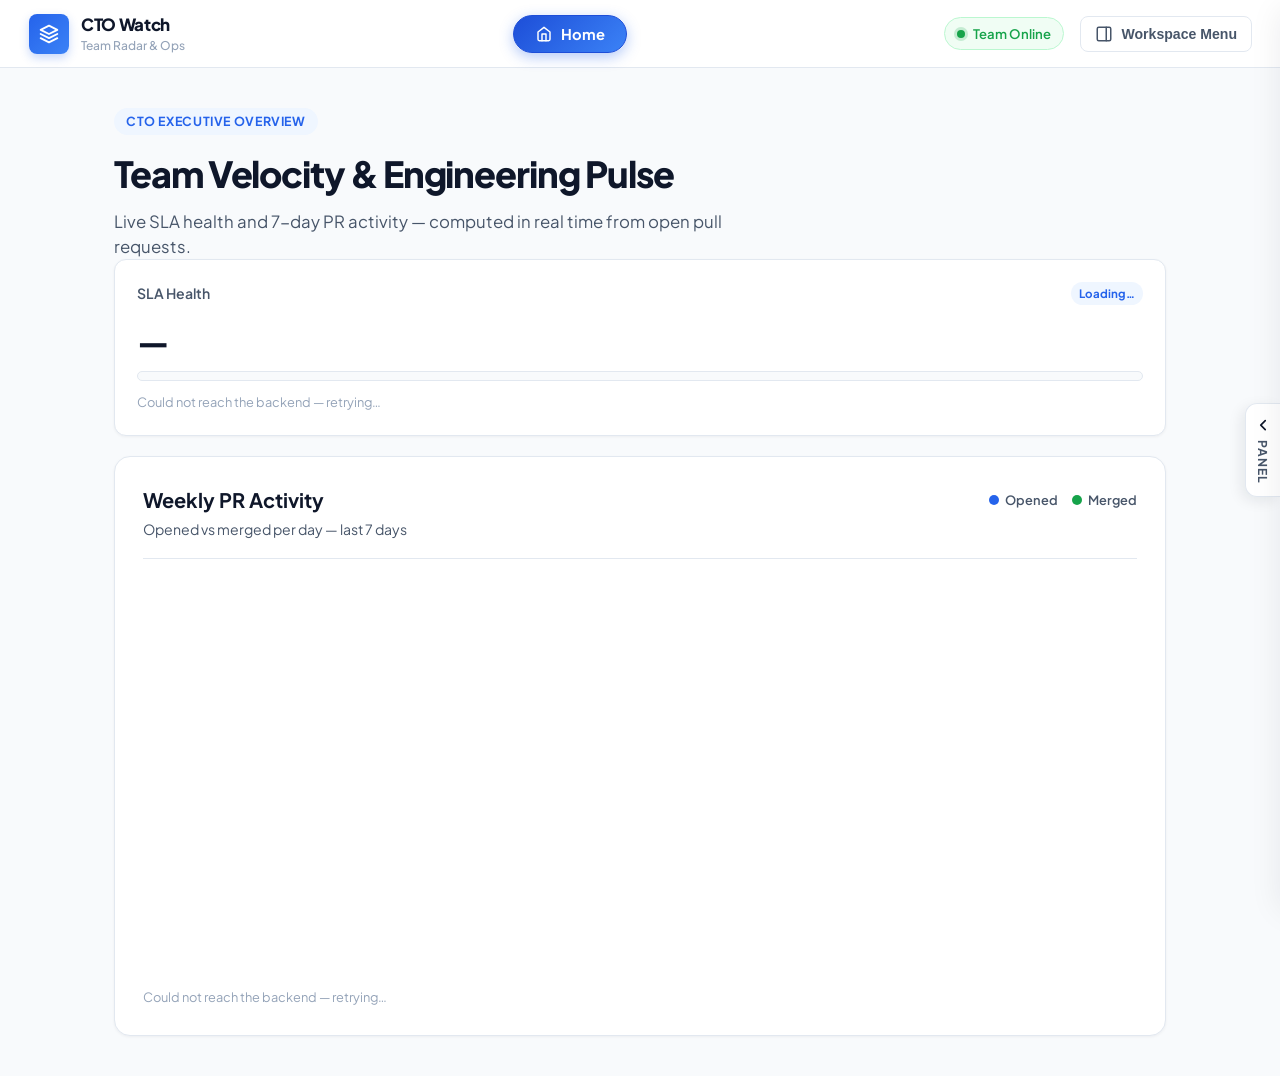
<file: web/index.html>
<!DOCTYPE html>
<html lang="en">

<head>
  <meta charset="UTF-8">
  <meta name="viewport" content="width=device-width, initial-scale=1.0">
  <title>CTO Watch | Engineering Leadership Hub</title>
  <link rel="preconnect" href="https://fonts.googleapis.com">
  <link rel="preconnect" href="https://fonts.gstatic.com" crossorigin>
  <link href="https://fonts.googleapis.com/css2?family=Plus+Jakarta+Sans:wght@400;500;600;700;800&display=swap"
    rel="stylesheet">
  <link rel="stylesheet" href="style.css?v=4">
</head>

<body>
  <div class="app-layout">
    <header class="topbar">
      <div class="brand" id="brandBtn" role="button" tabindex="0" title="Go to Home" style="cursor: pointer;">
        <div class="brand-badge">
          <svg width="20" height="20" viewBox="0 0 24 24" fill="none" stroke="currentColor" stroke-width="2.2"
            stroke-linecap="round" stroke-linejoin="round">
            <path d="M12 2L2 7l10 5 10-5-10-5zM2 17l10 5 10-5M2 12l10 5 10-5" />
          </svg>
        </div>
        <div class="brand-text">
          <span class="brand-title">CTO Watch</span>
          <span class="brand-sub">Team Radar & Ops</span>
        </div>
      </div>

      <!-- Center: Home shortcut -->
      <div class="active-view-container">
        <button id="homeNavBtn" class="home-nav-btn" title="Go to Home">
          <svg width="16" height="16" viewBox="0 0 24 24" fill="none" stroke="currentColor" stroke-width="2.2"
            stroke-linecap="round" stroke-linejoin="round">
            <path d="M3 9l9-7 9 7v11a2 2 0 0 1-2 2H5a2 2 0 0 1-2-2z" />
            <polyline points="9 22 9 12 15 12 15 22" />
          </svg>
          <span>Home</span>
        </button>
      </div>

      <div class="top-actions">
        <div class="status-indicator">
          <span class="status-dot"></span>
          <span>Team Online</span>
        </div>
        <button id="toggleDrawerBtn" class="drawer-trigger-btn" aria-label="Open Workspace Menu">
          <svg width="18" height="18" viewBox="0 0 24 24" fill="none" stroke="currentColor" stroke-width="2"
            stroke-linecap="round" stroke-linejoin="round">
            <rect x="3" y="3" width="18" height="18" rx="2" ry="2" />
            <line x1="15" y1="3" x2="15" y2="21" />
          </svg>
          <span>Workspace Menu</span>
        </button>
      </div>
    </header>

    <main class="main-content">
      <!-- Home -->
      <section id="homeView" class="view-section active">
        <div class="hero-header">
          <span class="badge-pill">CTO Executive Overview</span>
          <h1>Team Velocity & Engineering Pulse</h1>
          <p class="hero-description">
            Live SLA health and 7-day PR activity — computed in real time from open pull requests.
          </p>
        </div>

        <div class="metrics-grid">
          <div class="metric-card sla-card">
            <div class="metric-top">
              <span class="metric-label">SLA Health</span>
              <span id="slaChip" class="metric-chip neutral">Loading…</span>
            </div>
            <div id="slaValue" class="metric-value">—</div>
            <div class="sla-bar" role="progressbar" aria-label="Share of open PRs within SLA">
              <div id="slaBarFill" class="sla-bar-fill" style="width: 0%"></div>
            </div>
            <div id="slaFoot" class="metric-foot">Loading live PR data…</div>
          </div>
        </div>

        <div class="chart-card">
          <div class="chart-header">
            <div>
              <h3>Weekly PR Activity</h3>
              <p>Opened vs merged per day — last 7 days</p>
            </div>
            <div class="chart-legend">
              <span class="legend-item"><span class="legend-dot opened"></span>Opened</span>
              <span class="legend-item"><span class="legend-dot merged"></span>Merged</span>
            </div>
          </div>
          <div id="homeChartWrap" class="chart-wrap">
            <svg id="homeChart" viewBox="0 0 680 280" preserveAspectRatio="xMidYMid meet" role="img"
              aria-label="Line chart of opened and merged pull requests per day over the last 7 days"></svg>
            <div id="homeChartEmpty" class="chart-empty" style="display: none;">
              No PR activity in the last 7 days.
            </div>
          </div>
          <div id="homeChartFoot" class="metric-foot">Loading…</div>
        </div>
      </section>

      <!-- Pull Requests -->
      <section id="prsView" class="view-section">
        <div class="table-view-header">
          <div>
            <div class="badge-pill">Automated PR Intelligence</div>
            <h2>Pull Requests Directory</h2>
            <p class="table-view-sub">Track team submissions, code changes, and executive AI summaries in real-time.</p>
          </div>
          <button id="refreshTableBtn" class="btn-refresh-table" title="Sync from GitHub">
            <svg width="15" height="15" viewBox="0 0 24 24" fill="none" stroke="currentColor" stroke-width="2.2"
              stroke-linecap="round" stroke-linejoin="round">
              <path d="M21.5 2v6h-6M21.34 15.57a10 10 0 1 1-.57-8.38l5.67-5.19" />
            </svg>
            <span>Refresh PRs</span>
          </button>
        </div>

        <div class="pr-filter-bar" id="prFilterBar">
          <button class="filter-btn active" data-filter="all">All</button>
          <button class="filter-btn" data-filter="open">Open</button>
          <button class="filter-btn" data-filter="merged">Merged</button>
          <button class="filter-btn" data-filter="closed">Closed</button>
        </div>

        <div class="table-card">
          <div class="table-responsive">
            <table class="prs-table">
              <thead>
                <tr>
                  <th style="width: 4%;">#</th>
                  <th style="width: 8%;">ID</th>
                  <th style="width: 15%;">Author</th>
                  <th style="width: 13%;">Created</th>
                  <th style="width: 32%;">Summary</th>
                  <th style="width: 9%;">State</th>
                  <th style="width: 9%;">Score</th>
                  <th style="width: 10%;">PR Details</th>
                </tr>
              </thead>
              <tbody id="prsTableBody">
              </tbody>
            </table>
          </div>

          <div id="tableEmptyState" class="table-empty-state">
            <div class="empty-icon-wrap">
              <svg width="32" height="32" viewBox="0 0 24 24" fill="none" stroke="currentColor" stroke-width="1.8"
                stroke-linecap="round" stroke-linejoin="round">
                <circle cx="18" cy="18" r="3" />
                <circle cx="6" cy="6" r="3" />
                <path d="M13 6h3a2 2 0 0 1 2 2v7" />
                <line x1="6" y1="9" x2="6" y2="21" />
              </svg>
            </div>
            <h4>No PRs Detected Yet</h4>
            <p>Pull requests will automatically populate here with full AI summaries once submitted on GitHub.</p>
          </div>
        </div>
      </section>

      <!-- Overdue -->
      <section id="staleView" class="view-section">
        <div class="table-view-header">
          <div>
            <div class="badge-pill" style="background: #fef2f2; color: #dc2626; border-color: #fecaca;">
              ⚠️ SLA Alert
            </div>
            <h2>Overdue Pull Requests</h2>
            <p class="table-view-sub">
              Open pull requests remaining active beyond the SLA threshold (<span class="stale-threshold-num">5</span>
              days).
            </p>
          </div>
          <button id="refreshStaleBtn" class="btn-refresh-table" title="Sync from GitHub">
            <svg width="15" height="15" viewBox="0 0 24 24" fill="none" stroke="currentColor" stroke-width="2.2"
              stroke-linecap="round" stroke-linejoin="round">
              <path d="M21.5 2v6h-6M21.34 15.57a10 10 0 1 1-.57-8.38l5.67-5.19" />
            </svg>
            <span>Refresh</span>
          </button>
        </div>

        <div class="table-card" style="border-color: #fecaca;">
          <div class="table-responsive">
            <table class="prs-table">
              <thead>
                <tr>
                  <th style="width: 4%;">#</th>
                  <th style="width: 16%;">Author</th>
                  <th style="width: 24%;">PR Details</th>
                  <th style="width: 32%;">Summary</th>
                  <th style="width: 12%;">Created</th>
                  <th style="width: 12%;">Overdue Duration</th>
                </tr>
              </thead>
              <tbody id="staleTableBody">
              </tbody>
            </table>
          </div>

          <div id="staleEmptyState" class="table-empty-state" style="display: flex;">
            <div class="empty-icon-wrap" style="background: #f0fdf4; border-color: #bbf7d0;">
              <svg width="32" height="32" viewBox="0 0 24 24" fill="none" stroke="#16a34a" stroke-width="1.8"
                stroke-linecap="round" stroke-linejoin="round">
                <circle cx="12" cy="12" r="10" />
                <polyline points="12 6 12 12 16 14" />
              </svg>
            </div>
            <h4 style="color: #166534;">No Overdue PRs</h4>
            <p>All active pull requests are within the configured SLA delivery window.</p>
          </div>
        </div>
      </section>

      <!-- Dashboard -->
      <section id="dashboardView" class="view-section">
        <div class="table-view-header">
          <div>
            <div class="badge-pill">CTO Team Analytics</div>
            <h2>Engineer Impact & Output Dashboard</h2>
            <p class="table-view-sub">Ranked by code & architectural impact rather than raw commit quantity.</p>
          </div>
        </div>

        <!-- Timeframe Filter Tabs -->
        <div class="timeframe-bar">
          <span class="timeframe-label">Time Window:</span>
          <div class="timeframe-buttons">
            <button class="timeframe-btn" data-days="1">Today</button>
            <button class="timeframe-btn" data-days="7">7 Days</button>
            <button class="timeframe-btn" data-days="14">14 Days</button>
            <button class="timeframe-btn active" data-days="30">30 Days</button>
            <button class="timeframe-btn" data-days="90">3 Months</button>
            <button class="timeframe-btn" data-days="180">6 Months</button>
            <button class="timeframe-btn" data-days="270">9 Months</button>
            <button class="timeframe-btn" data-days="365">1 Year</button>
          </div>
        </div>

        <!-- Metrics Overview Cards -->
        <div class="dashboard-metrics-grid">
          <div class="metric-card">
            <div class="metric-top">
              <span class="metric-label">Total Pull Requests</span>
              <span id="dashTimeframeBadge" class="metric-chip neutral">Last 30 Days</span>
            </div>
            <div id="dashTotalPrs" class="metric-value">0</div>
            <div class="metric-foot">Within selected window</div>
          </div>

          <div class="metric-card">
            <div class="metric-top">
              <span class="metric-label">Active Contributors</span>
              <span class="metric-chip positive">Engineers</span>
            </div>
            <div id="dashTotalEngineers" class="metric-value">0</div>
            <div class="metric-foot">Authored pull requests</div>
          </div>

          <div class="metric-card">
            <div class="metric-top">
              <span class="metric-label">Top Impact Contributor</span>
              <span class="metric-chip positive">Rank #1</span>
            </div>
            <div id="dashTopContributor" class="metric-value">—</div>
            <div id="dashTopScore" class="metric-foot">Leading architectural impact</div>
          </div>
        </div>

        <!-- Leaderboard Table Card -->
        <div class="table-card" style="margin-top: 24px;">
          <div class="table-responsive">
            <table class="prs-table">
              <thead>
                <tr>
                  <th style="width: 10%;">Rank</th>
                  <th style="width: 24%;">Engineer</th>
                  <th style="width: 14%;">PRs Count</th>
                  <th style="width: 22%;">Avg Impact (1-10)</th>
                  <th style="width: 15%;">Total Impact Pts</th>
                  <th style="width: 15%;">Impact Tier</th>
                </tr>
              </thead>
              <tbody id="leaderboardTableBody">
                <!-- Dynamically populated -->
              </tbody>
            </table>
          </div>

          <div id="dashEmptyState" class="table-empty-state">
            <div class="empty-icon-wrap">
              <svg width="32" height="32" viewBox="0 0 24 24" fill="none" stroke="currentColor" stroke-width="1.8"
                stroke-linecap="round" stroke-linejoin="round">
                <line x1="18" y1="20" x2="18" y2="10" />
                <line x1="12" y1="20" x2="12" y2="4" />
                <line x1="6" y1="20" x2="6" y2="14" />
              </svg>
            </div>
            <h4>No Activity in This Timeframe</h4>
            <p>Try selecting a broader timeframe (e.g., 3 Months, 6 Months, or 1 Year).</p>
          </div>
        </div>
      </section>

      <!-- Chat -->
      <section id="chatView" class="view-section">
        <div class="table-view-header">
          <div>
            <div class="badge-pill">Engineering Intelligence</div>
            <h2>CTO AI Copilot</h2>
            <p class="table-view-sub">Ask questions about pull requests, team velocity, and metrics.</p>
          </div>
        </div>

        <div class="chat-container-card">
          <!-- Left: Sessions Sidebar -->
          <div class="chat-sessions-sidebar">
            <div class="chat-sessions-header">
              <span class="chat-sessions-title">Conversations</span>
              <button id="btnNewChat" class="btn-new-chat" title="Create new session">
                <svg width="14" height="14" viewBox="0 0 24 24" fill="none" stroke="currentColor" stroke-width="2.5">
                  <line x1="12" y1="5" x2="12" y2="19" />
                  <line x1="5" y1="12" x2="19" y2="12" />
                </svg>
                <span>New Chat</span>
              </button>
            </div>
            <div id="chatSessionsList" class="chat-sessions-list">
              <!-- Dynamically populated sessions -->
            </div>
          </div>

          <!-- Right: Active Chat Area -->
          <div class="chat-main-area">
            <div class="chat-active-header">
              <div class="chat-header-info">
                <div class="chat-bot-avatar">🤖</div>
                <div>
                  <h4 id="activeChatTitle">New Conversation</h4>
                  <span class="chat-header-meta">Engineering Leadership & Repository Assistant</span>
                </div>
              </div>
            </div>

            <!-- Messages Stream -->
            <div id="chatMessagesContainer" class="chat-messages-container">
              <!-- Dynamically populated messages -->
            </div>

            <!-- Typing Indicator -->
            <div id="chatTypingIndicator" class="chat-typing-indicator" style="display: none;">
              <div class="typing-bubble">
                <span class="dot"></span>
                <span class="dot"></span>
                <span class="dot"></span>
              </div>
              <span class="typing-label">Querying database & generating response...</span>
            </div>

            <!-- Input Bar -->
            <form id="chatInputForm" class="chat-input-form">
              <textarea id="chatInput" class="chat-input" dir="auto"
                placeholder="Ask anything about pull requests, contributors, impact scores..." rows="1"></textarea>
              <button type="submit" id="chatSendBtn" class="chat-send-btn" title="Send message">
                <svg width="18" height="18" viewBox="0 0 24 24" fill="none" stroke="currentColor" stroke-width="2.2">
                  <line x1="22" y1="2" x2="11" y2="13" />
                  <polygon points="22 2 15 22 11 13 2 9 22 2" />
                </svg>
              </button>
            </form>
          </div>
        </div>
      </section>

      <!-- Reports -->
      <section id="reportsView" class="view-section">
        <div class="table-view-header">
          <div>
            <div class="badge-pill">📄 Scheduled Daily Reports</div>
            <h2>Daily CTO Reports</h2>
            <p class="table-view-sub">Auto-generated every day at 08:00 (Africa/Cairo) — 24h metrics + AI executive
              analysis.</p>
          </div>
          <button id="refreshReportsBtn" class="btn-refresh-table" title="Reload reports">
            <svg width="15" height="15" viewBox="0 0 24 24" fill="none" stroke="currentColor" stroke-width="2.2"
              stroke-linecap="round" stroke-linejoin="round">
              <path d="M21.5 2v6h-6M21.34 15.57a10 10 0 1 1-.57-8.38l5.67-5.19" />
            </svg>
            <span>Refresh</span>
          </button>
        </div>

        <div class="table-card">
          <div class="table-responsive">
            <table class="prs-table">
              <thead>
                <tr>
                  <th style="width: 30%;">Report</th>
                  <th style="width: 18%;">Date &amp; Time</th>
                  <th style="width: 10%;">Opened</th>
                  <th style="width: 10%;">Merged</th>
                  <th style="width: 10%;">Overdue</th>
                  <th style="width: 22%;">PDF</th>
                </tr>
              </thead>
              <tbody id="reportsTableBody">
                <!-- Dynamically populated -->
              </tbody>
            </table>
          </div>
          <div id="reportsEmptyState" class="table-empty-state" style="display: flex; padding: 28px 16px;">
            <div class="empty-icon-wrap">
              <svg width="28" height="28" viewBox="0 0 24 24" fill="none" stroke="currentColor" stroke-width="1.8"
                stroke-linecap="round" stroke-linejoin="round">
                <path d="M14 2H6a2 2 0 0 0-2 2v16a2 2 0 0 0 2 2h12a2 2 0 0 0 2-2V8z" />
                <polyline points="14 2 14 8 20 8" />
              </svg>
            </div>
            <h4>No Daily Reports Yet</h4>
            <p>Reports generate automatically every morning at 08:00 (Africa/Cairo).</p>
          </div>
        </div>
      </section>

      <!-- EMAIL TRIAGE VIEW (below Daily Reports) -->
      <section id="emailsView" class="view-section">
        <div class="table-view-header">
          <div>
            <div class="badge-pill">📧 Inbox Triage</div>
            <h2>Emails</h2>
          </div>
          <button id="syncEmailsBtn" class="btn-refresh-table" title="Sync inbox now">
            <svg width="15" height="15" viewBox="0 0 24 24" fill="none" stroke="currentColor" stroke-width="2.2"
              stroke-linecap="round" stroke-linejoin="round">
              <path d="M21.5 2v6h-6M21.34 15.57a10 10 0 1 1-.57-8.38l5.67-5.19" />
            </svg>
            <span>Sync Inbox</span>
          </button>
        </div>

        <div class="table-card">
          <div class="table-responsive">
            <table class="prs-table">
              <thead>
                <tr>
                  <th style="width: 16%;">From</th>
                  <th style="width: 20%;">Subject</th>
                  <th style="width: 12%;">Date</th>
                  <th style="width: 28%;">Summary</th>
                  <th style="width: 7%;">Score</th>
                  <th style="width: 10%;">Urgency</th>
                  <th style="width: 7%;"></th>
                </tr>
              </thead>
              <tbody id="emailsTableBody">
                <!-- Dynamically populated -->
              </tbody>
            </table>
          </div>
          <div id="emailsEmptyState" class="table-empty-state" style="display: flex; padding: 28px 16px;">
            <div class="empty-icon-wrap">
              <svg width="28" height="28" viewBox="0 0 24 24" fill="none" stroke="currentColor" stroke-width="1.8"
                stroke-linecap="round" stroke-linejoin="round">
                <rect x="2" y="4" width="20" height="16" rx="2" />
                <path d="m22 7-10 6L2 7" />
              </svg>
            </div>
            <h4>No Emails Yet</h4>
            <p>Configure EMAIL_* in .env, then press Sync Inbox (auto-poll runs on schedule).</p>
          </div>
        </div>
      </section>

      <!-- Eval Lab -->
      <section id="evalView" class="view-section">
        <div class="table-view-header">
          <div>
            <div class="badge-pill">🧪 Torture Tests + MLflow</div>
            <h2>Eval Lab</h2>
            <p class="table-view-sub">Run the full hallucination torture suite in the background. Results land in MLflow.</p>
          </div>
          <button id="runEvalBtn" class="btn-refresh-table" title="Run full eval">
            <svg width="15" height="15" viewBox="0 0 24 24" fill="none" stroke="currentColor" stroke-width="2.2"
              stroke-linecap="round" stroke-linejoin="round">
              <polygon points="5 3 19 12 5 21 5 3" />
            </svg>
            <span>Run Full Eval</span>
          </button>
        </div>

        <div class="table-card" style="padding: 22px 24px;">
          <div style="display: flex; gap: 18px; flex-wrap: wrap; align-items: center; margin-bottom: 14px;">
            <label style="display: flex; gap: 8px; align-items: center; font-size: 0.85rem; font-weight: 600;">
              <input type="checkbox" id="evalJudgeToggle" checked style="width: 16px; height: 16px;">
              LLM-as-a-Judge gate ON
            </label>
            <label style="display: flex; gap: 8px; align-items: center; font-size: 0.85rem; font-weight: 600;">
              <input type="checkbox" id="evalSSEToggle" style="width: 16px; height: 16px;">
              SSE streaming
              <span id="evalSSEState" class="table-date-cell">OFF</span>
            </label>
            <label style="display: flex; gap: 8px; align-items: center; font-size: 0.85rem; font-weight: 600;">
              Max questions
              <input type="number" id="evalMaxQ" min="1" max="500" placeholder="all"
                style="width: 90px; padding: 6px 10px; border: 1px solid var(--border-color); border-radius: 8px;">
            </label>
            <span style="font-size: 0.8rem; color: var(--text-muted);">Compare judge ON vs OFF with two runs side by side in MLflow. Rule of thumb: Avg TTFT ≈ Avg latency → SSE barely helps; wide gap → turn SSE on.</span>
          </div>
          <div id="evalStatusLine" class="metric-foot">Idle — press Run Full Eval (≈120 questions, runs in background).</div>
          <div id="evalProgressWrap" style="display: none; margin-top: 12px;">
            <div style="display: flex; justify-content: space-between; align-items: baseline; margin-bottom: 6px;">
              <span id="evalProgressText" class="metric-foot" dir="rtl" style="font-weight: 700;">0 من 0</span>
              <span id="evalProgressPct" class="metric-foot">0%</span>
            </div>
            <div class="sla-bar" role="progressbar" aria-label="Eval progress">
              <div id="evalProgressFill" class="sla-bar-fill" style="width: 0%"></div>
            </div>
          </div>
          <div id="evalSummaryGrid" class="metrics-grid" style="margin-top: 14px; display: none;"></div>
        </div>

        <div class="table-card" style="margin-top: 20px;">
          <div class="table-responsive">
            <table class="prs-table">
              <thead>
                <tr>
                  <th style="width: 21%;">Run</th>
                  <th style="width: 9%;">Status</th>
                  <th style="width: 5%;" title="Number of questions in this run">Qs</th>
                  <th style="width: 8%;" title="Share of replies that were exactly right (PASS verdict)">Correct</th>
                  <th style="width: 8%;" title="True hallucination: failed AND ungrounded (invented data)">Halluc.</th>
                  <th style="width: 8%;">Faithful.</th>
                  <th style="width: 8%;" title="Mean end-to-end seconds per question">Avg lat.</th>
                  <th style="width: 7%;" title="95th percentile end-to-end seconds per question">p95</th>
                  <th style="width: 8%;" title="Mean time-to-first-token — compare with Avg lat. to decide on SSE">Avg TTFT</th>
                  <th style="width: 5%;" title="SSE streaming flag when this run executed">SSE</th>
                  <th style="width: 7%;">Judge</th>
                  <th style="width: 6%;"></th>
                </tr>
              </thead>
              <tbody id="evalRunsTableBody">
              </tbody>
            </table>
          </div>
          <div id="evalRunsEmptyState" class="table-empty-state" style="display: flex; padding: 28px 16px;">
            <div class="empty-icon-wrap">
              <svg width="28" height="28" viewBox="0 0 24 24" fill="none" stroke="currentColor" stroke-width="1.8"
                stroke-linecap="round" stroke-linejoin="round">
                <path d="M9 3H5a2 2 0 0 0-2 2v4m6-6h10a2 2 0 0 1 2 2v4M9 3v18m0 0h10a2 2 0 0 0 2-2v-4" />
                <path d="m17 16 4 4m0-4-4 4" />
              </svg>
            </div>
            <h4>No Eval Runs Yet</h4>
            <p>Press Run Full Eval. Open MLflow UI (<code>mlflow ui</code>) for side-by-side comparison.</p>
          </div>
        </div>
      </section>

      <!-- Voice -->
      <section id="voiceView" class="view-section">
        <div class="table-view-header">
          <div>
            <div class="badge-pill">🎙️ Deepgram Live Voice Agent</div>
            <h2>CTO Voice Copilot</h2>
            <p class="table-view-sub">
              Hands-free engineering management intelligence. Converse naturally or query real-time PR metrics, team velocity, and overdue alerts.
            </p>
          </div>
        </div>

        <div class="voice-call-card">
          <!-- Voice Visualizer Stage -->
          <div class="voice-visualizer-stage">
            <div class="orb-ripple orb-ripple-1"></div>
            <div class="orb-ripple orb-ripple-2"></div>
            <div id="voiceOrb" class="voice-orb idle">
              <svg width="48" height="48" viewBox="0 0 24 24" fill="none" stroke="currentColor" stroke-width="2" stroke-linecap="round" stroke-linejoin="round">
                <path d="M12 1a3 3 0 0 0-3 3v8a3 3 0 0 0 6 0V4a3 3 0 0 0-3-3z"/>
                <path d="M19 10v2a7 7 0 0 1-14 0v-2"/>
                <line x1="12" y1="19" x2="12" y2="23"/>
                <line x1="8" y1="23" x2="16" y2="23"/>
              </svg>
            </div>
          </div>

          <!-- Live Status Indicator -->
          <div id="voiceStatusPill" class="voice-status-pill idle">
            <span class="status-dot"></span>
            <span id="voiceStatusText">Ready to Connect</span>
          </div>

          <!-- Realtime MySQL Query Activity Badge -->
          <div id="voiceDbQueryBadge" class="voice-db-query-badge" style="display: none;">
            <span>🔍 Querying MySQL:</span>
            <code id="voiceDbQueryText">SELECT ...</code>
          </div>

          <!-- Controls -->
          <div class="voice-controls-bar">
            <button id="btnVoiceToggle" class="btn-voice-call">
              <svg width="20" height="20" viewBox="0 0 24 24" fill="none" stroke="currentColor" stroke-width="2.2" stroke-linecap="round" stroke-linejoin="round">
                <path d="M22 16.92v3a2 2 0 0 1-2.18 2 19.79 19.79 0 0 1-8.63-3.07 19.5 19.5 0 0 1-6-6 19.79 19.79 0 0 1-3.07-8.67A2 2 0 0 1 4.11 2h3a2 2 0 0 1 2 1.72 12.84 12.84 0 0 0 .7 2.81 2 2 0 0 1-.45 2.11L8.09 9.91a16 16 0 0 0 6 6l1.27-1.27a2 2 0 0 1 2.11-.45 12.84 12.84 0 0 0 2.81.7A2 2 0 0 1 22 16.92z"/>
              </svg>
              <span id="voiceBtnLabel">Start Voice Call</span>
            </button>
            <button id="btnVoiceMute" class="btn-voice-mute" disabled title="Mute microphone">
              <svg width="20" height="20" viewBox="0 0 24 24" fill="none" stroke="currentColor" stroke-width="2" stroke-linecap="round" stroke-linejoin="round">
                <path d="M12 1a3 3 0 0 0-3 3v8a3 3 0 0 0 6 0V4a3 3 0 0 0-3-3z"/>
                <path d="M19 10v2a7 7 0 0 1-14 0v-2"/>
                <line x1="12" y1="19" x2="12" y2="23"/>
                <line x1="8" y1="23" x2="16" y2="23"/>
              </svg>
            </button>
          </div>

          <!-- Transcript Log -->
          <div class="voice-transcript-wrapper">
            <div class="voice-transcript-header">
              <span>Live Conversation Transcript</span>
              <span id="voiceInterruptionNotice" style="display: none; color: #dc2626;">Barge-in Active</span>
            </div>
            <div id="voiceTranscriptBox" class="voice-transcript-box">
              <div class="voice-msg-row" style="color: var(--text-muted); font-style: italic;">
                Click "Start Voice Call" to begin speaking with CTO Copilot...
              </div>
            </div>
          </div>
        </div>
      </section>
    </main>


    <!-- Slide-out Right Edge Pull Tab -->
    <div id="sidePullHandle" class="side-pull-handle" title="Pull open side panel">
      <svg width="18" height="18" viewBox="0 0 24 24" fill="none" stroke="currentColor" stroke-width="2.2"
        stroke-linecap="round" stroke-linejoin="round">
        <polyline points="15 18 9 12 15 6"></polyline>
      </svg>
      <span>Panel</span>
    </div>

    <!-- Right Drawer Overlay & Sidebar -->
    <div id="drawerBackdrop" class="drawer-backdrop"></div>
    <aside id="sideDrawer" class="side-drawer" aria-label="Right panel">
      <div class="drawer-header">
        <div class="drawer-title-group">
          <svg width="18" height="18" viewBox="0 0 24 24" fill="none" stroke="currentColor" stroke-width="2"
            stroke-linecap="round" stroke-linejoin="round">
            <rect x="3" y="3" width="18" height="18" rx="2" ry="2" />
            <line x1="9" y1="3" x2="9" y2="21" />
          </svg>
          <h3>Workspace Menu</h3>
        </div>
        <button id="closeDrawerBtn" class="icon-btn" aria-label="Close panel">
          <svg width="20" height="20" viewBox="0 0 24 24" fill="none" stroke="currentColor" stroke-width="2"
            stroke-linecap="round" stroke-linejoin="round">
            <line x1="18" y1="6" x2="6" y2="18" />
            <line x1="6" y1="6" x2="18" y2="18" />
          </svg>
        </button>
      </div>

      <div class="drawer-nav">
        <button class="drawer-tab active" id="drawerHomeBtn" data-tab="home">
          <div class="tab-label-group">
            <svg width="17" height="17" viewBox="0 0 24 24" fill="none" stroke="currentColor" stroke-width="2"
              stroke-linecap="round" stroke-linejoin="round">
              <path d="M3 9l9-7 9 7v11a2 2 0 0 1-2 2H5a2 2 0 0 1-2-2z" />
              <polyline points="9 22 9 12 15 12 15 22" />
            </svg>
            <span>Home</span>
          </div>
        </button>

        <button class="drawer-tab" id="drawerPrBtn" data-tab="pr-requests" style="margin-top: 10px;">
          <div class="tab-label-group">
            <svg width="17" height="17" viewBox="0 0 24 24" fill="none" stroke="currentColor" stroke-width="2"
              stroke-linecap="round" stroke-linejoin="round">
              <circle cx="18" cy="18" r="3" />
              <circle cx="6" cy="6" r="3" />
              <path d="M13 6h3a2 2 0 0 1 2 2v7" />
              <line x1="6" y1="9" x2="6" y2="21" />
            </svg>
            <span>PR Requests</span>
          </div>
          <span id="drawerPrCount" class="count-pill">0</span>
        </button>

        <button class="drawer-tab" id="drawerDashBtn" data-tab="dashboard" style="margin-top: 10px;">
          <div class="tab-label-group">
            <svg width="17" height="17" viewBox="0 0 24 24" fill="none" stroke="currentColor" stroke-width="2"
              stroke-linecap="round" stroke-linejoin="round">
              <line x1="18" y1="20" x2="18" y2="10" />
              <line x1="12" y1="20" x2="12" y2="4" />
              <line x1="6" y1="20" x2="6" y2="14" />
            </svg>
            <span>Dashboard</span>
          </div>
        </button>

        <button class="drawer-tab" id="drawerStaleBtn" data-tab="overdue" style="margin-top: 10px;">
          <div class="tab-label-group">
            <svg width="17" height="17" viewBox="0 0 24 24" fill="none" stroke="currentColor" stroke-width="2"
              stroke-linecap="round" stroke-linejoin="round">
              <circle cx="12" cy="12" r="10" />
              <polyline points="12 6 12 12 16 14" />
            </svg>
            <span>Overdue</span>
          </div>
          <span id="drawerStaleCount" class="count-pill">0</span>
        </button>

        <button class="drawer-tab" id="drawerChatBtn" data-tab="chat" style="margin-top: 10px;">
          <div class="tab-label-group">
            <svg width="17" height="17" viewBox="0 0 24 24" fill="none" stroke="currentColor" stroke-width="2"
              stroke-linecap="round" stroke-linejoin="round">
              <path d="M21 15a2 2 0 0 1-2 2H7l-4 4V5a2 2 0 0 1 2-2h14a2 2 0 0 1 2-2z" />
            </svg>
            <span>Chatbot</span>
          </div>
        </button>

        <button class="drawer-tab" id="drawerVoiceBtn" data-tab="voice" style="margin-top: 10px;">
          <div class="tab-label-group">
            <svg width="17" height="17" viewBox="0 0 24 24" fill="none" stroke="currentColor" stroke-width="2"
              stroke-linecap="round" stroke-linejoin="round">
              <path d="M12 1a3 3 0 0 0-3 3v8a3 3 0 0 0 6 0V4a3 3 0 0 0-3-3z"/>
              <path d="M19 10v2a7 7 0 0 1-14 0v-2"/>
              <line x1="12" y1="19" x2="12" y2="23"/>
              <line x1="8" y1="23" x2="16" y2="23"/>
            </svg>
            <span>Voice Agent</span>
          </div>
          <span class="live-mic-chip">LIVE</span>
        </button>

        <button class="drawer-tab" id="drawerReportsBtn" data-tab="reports" style="margin-top: 10px;">
          <div class="tab-label-group">
            <svg width="17" height="17" viewBox="0 0 24 24" fill="none" stroke="currentColor" stroke-width="2"
              stroke-linecap="round" stroke-linejoin="round">
              <path d="M14 2H6a2 2 0 0 0-2 2v16a2 2 0 0 0 2-2V8z" />
              <polyline points="14 2 14 8 20 8" />
              <line x1="16" y1="13" x2="8" y2="13" />
              <line x1="16" y1="17" x2="8" y2="17" />
            </svg>
            <span>Daily Reports</span>
          </div>
        </button>

        <button class="drawer-tab" id="drawerEmailsBtn" data-tab="emails" style="margin-top: 10px;">
          <div class="tab-label-group">
            <svg width="17" height="17" viewBox="0 0 24 24" fill="none" stroke="currentColor" stroke-width="2"
              stroke-linecap="round" stroke-linejoin="round">
              <rect x="2" y="4" width="20" height="16" rx="2" />
              <path d="m22 7-10 6L2 7" />
            </svg>
            <span>Emails</span>
          </div>
          <span id="drawerEmailsCount" class="count-pill">0</span>
        </button>

        <button class="drawer-tab" id="drawerEvalBtn" data-tab="eval" style="margin-top: 10px;">
          <div class="tab-label-group">
            <svg width="17" height="17" viewBox="0 0 24 24" fill="none" stroke="currentColor" stroke-width="2"
              stroke-linecap="round" stroke-linejoin="round">
              <path d="M9 3H5a2 2 0 0 0-2 2v4m6-6h10a2 2 0 0 1 2 2v4M9 3v18m0 0h10a2 2 0 0 0 2-2v-4" />
              <path d="m17 16 4 4m0-4-4 4" />
            </svg>
            <span>Eval Lab</span>
          </div>
        </button>
      </div>
    </aside>
  </div>

  <script src="app.js?v=6"></script>
</body>

</html>
</file>
<file: web/style.css>
:root {
  --bg-main: #f8fafc;
  --bg-card: #ffffff;
  --bg-subtle: #f1f5f9;
  --border-color: #e2e8f0;
  --border-focus: #cbd5e1;
  --text-primary: #0f172a;
  --text-secondary: #475569;
  --text-muted: #94a3b8;
  --primary-accent: #2563eb;
  --primary-accent-hover: #1d4ed8;
  --primary-soft: #eff6ff;
  --success: #16a34a;
  --success-soft: #f0fdf4;
  --radius-sm: 8px;
  --radius-md: 12px;
  --radius-lg: 16px;
  --shadow-sm: 0 1px 3px rgba(15, 23, 42, 0.05);
  --shadow-md: 0 4px 12px rgba(15, 23, 42, 0.06);
  --shadow-lg: 0 10px 30px rgba(15, 23, 42, 0.08);
  --drawer-width: 360px;
}

* {
  margin: 0;
  padding: 0;
  box-sizing: border-box;
}

body {
  font-family: 'Plus Jakarta Sans', -apple-system, BlinkMacSystemFont, 'Segoe UI', Roboto, sans-serif;
  background-color: var(--bg-main);
  color: var(--text-primary);
  line-height: 1.5;
  min-height: 100vh;
  overflow-x: hidden;
}

.app-layout {
  min-height: 100vh;
  display: flex;
  flex-direction: column;
}

/* Topbar */
.topbar {
  background: rgba(255, 255, 255, 0.95);
  backdrop-filter: blur(8px);
  border-bottom: 1px solid var(--border-color);
  height: 68px;
  display: flex;
  align-items: center;
  justify-content: space-between;
  padding: 0 28px;
  position: sticky;
  top: 0;
  z-index: 40;
}

.brand {
  display: flex;
  align-items: center;
  gap: 12px;
  background: transparent;
  border: 1px solid transparent;
  border-radius: var(--radius-md);
  padding: 6px 10px 6px 6px;
  margin-left: -6px;
  cursor: pointer;
  font-family: inherit;
  text-align: left;
  transition: all 0.22s ease;
}

.brand:hover {
  background: var(--primary-soft);
  border-color: #bfdbfe;
  box-shadow: 0 4px 14px rgba(37, 99, 235, 0.14);
  transform: translateY(-1px);
}

.brand:focus-visible {
  outline: 2px solid var(--primary-accent);
  outline-offset: 2px;
}

.brand:hover .brand-badge {
  transform: rotate(-8deg) scale(1.06);
}

.brand-badge {
  width: 40px;
  height: 40px;
  border-radius: var(--radius-sm);
  background: linear-gradient(135deg, #2563eb 0%, #3b82f6 100%);
  color: #fff;
  display: flex;
  align-items: center;
  justify-content: center;
  box-shadow: 0 4px 10px rgba(37, 99, 235, 0.25);
  transition: transform 0.22s ease;
}

.brand-text {
  display: flex;
  flex-direction: column;
}

.brand-title {
  font-size: 1.05rem;
  font-weight: 800;
  color: var(--text-primary);
  letter-spacing: -0.02em;
}

.brand-sub {
  font-size: 0.75rem;
  color: var(--text-muted);
  font-weight: 500;
}

/* Center Home shortcut */
.active-view-container {
  display: flex;
  align-items: center;
  justify-content: center;
}

.home-nav-btn {
  display: inline-flex;
  align-items: center;
  gap: 9px;
  font-family: inherit;
  font-size: 0.92rem;
  font-weight: 700;
  letter-spacing: -0.01em;
  color: #fff;
  background: linear-gradient(135deg, #1d4ed8 0%, #3b82f6 100%);
  border: 1px solid #1d4ed8;
  padding: 9px 22px;
  border-radius: 999px;
  box-shadow: 0 4px 14px rgba(37, 99, 235, 0.35);
  cursor: pointer;
  user-select: none;
  transition: all 0.2s cubic-bezier(0.4, 0, 0.2, 1);
}

.home-nav-btn:hover {
  box-shadow: 0 6px 20px rgba(37, 99, 235, 0.45);
  transform: translateY(-1px);
  filter: brightness(1.07);
}

.home-nav-btn:active {
  transform: translateY(0);
}

.home-nav-btn:focus-visible {
  outline: 2px solid var(--primary-accent);
  outline-offset: 2px;
}

.home-nav-btn svg {
  display: block;
}

.active-view-pill {
  display: inline-flex;
  align-items: center;
  gap: 10px;
  background: var(--bg-card);
  border: 1px solid var(--border-color);
  padding: 8px 18px;
  border-radius: 999px;
  box-shadow: 0 1px 3px rgba(0, 0, 0, 0.04);
  cursor: pointer;
  user-select: none;
  font-family: inherit;
  transition: all 0.2s cubic-bezier(0.4, 0, 0.2, 1);
}

.active-view-pill:hover {
  background: var(--bg-subtle);
  border-color: var(--border-focus);
  box-shadow: 0 4px 12px rgba(37, 99, 235, 0.12);
  transform: translateY(-1px);
}

.active-view-dot {
  width: 8px;
  height: 8px;
  border-radius: 50%;
  background: var(--primary-accent);
  box-shadow: 0 0 0 3px rgba(37, 99, 235, 0.2);
  flex-shrink: 0;
}

.active-view-icon {
  display: inline-flex;
  align-items: center;
  justify-content: center;
  color: var(--primary-accent);
}

.active-view-label {
  font-size: 0.92rem;
  font-weight: 700;
  color: var(--text-primary);
  letter-spacing: -0.01em;
}

.active-view-counter {
  font-size: 0.72rem;
  background: var(--primary-accent);
  color: #fff;
  font-weight: 700;
  padding: 2px 8px;
  border-radius: 999px;
  transition: all 0.2s ease;
}

.top-actions {
  display: flex;
  align-items: center;
  gap: 16px;
}

.status-indicator {
  display: inline-flex;
  align-items: center;
  gap: 8px;
  background: var(--success-soft);
  color: var(--success);
  font-size: 0.82rem;
  font-weight: 600;
  padding: 6px 12px;
  border-radius: 999px;
  border: 1px solid #bbf7d0;
}

.status-dot {
  width: 8px;
  height: 8px;
  background-color: var(--success);
  border-radius: 50%;
  box-shadow: 0 0 0 3px rgba(22, 163, 74, 0.2);
}

.drawer-trigger-btn {
  display: inline-flex;
  align-items: center;
  gap: 8px;
  background-color: var(--bg-card);
  border: 1px solid var(--border-color);
  color: var(--text-secondary);
  font-size: 0.88rem;
  font-weight: 600;
  padding: 8px 14px;
  border-radius: var(--radius-sm);
  cursor: pointer;
  transition: all 0.2s ease;
}

.drawer-trigger-btn:hover {
  background-color: var(--bg-subtle);
  color: var(--text-primary);
  border-color: var(--border-focus);
}

/* Main Content */
.main-content {
  flex: 1;
  max-width: 1100px;
  margin: 0 auto;
  width: 100%;
  padding: 40px 24px;
}

.hero-section {
  display: flex;
  flex-direction: column;
  gap: 32px;
}

.hero-header {
  text-align: left;
}

.badge-pill {
  display: inline-block;
  background: var(--primary-soft);
  color: var(--primary-accent);
  font-size: 0.78rem;
  font-weight: 700;
  padding: 4px 12px;
  border-radius: 999px;
  text-transform: uppercase;
  letter-spacing: 0.05em;
  margin-bottom: 12px;
}

.hero-header h1 {
  font-size: 2.25rem;
  font-weight: 800;
  letter-spacing: -0.03em;
  color: var(--text-primary);
  margin-bottom: 8px;
}

.hero-description {
  font-size: 1.05rem;
  color: var(--text-secondary);
  max-width: 650px;
}

/* Metrics */
.metrics-grid {
  display: grid;
  grid-template-columns: repeat(auto-fit, minmax(260px, 1fr));
  gap: 20px;
}

.metric-card {
  background: var(--bg-card);
  border: 1px solid var(--border-color);
  border-radius: var(--radius-md);
  padding: 22px;
  box-shadow: var(--shadow-sm);
  transition: transform 0.2s ease, box-shadow 0.2s ease;
}

.metric-card:hover {
  transform: translateY(-2px);
  box-shadow: var(--shadow-md);
}

.metric-top {
  display: flex;
  justify-content: space-between;
  align-items: center;
  margin-bottom: 12px;
}

.metric-label {
  font-size: 0.88rem;
  font-weight: 600;
  color: var(--text-secondary);
}

.metric-chip {
  font-size: 0.72rem;
  font-weight: 700;
  padding: 3px 8px;
  border-radius: 999px;
}

.metric-chip.positive {
  background: var(--success-soft);
  color: var(--success);
}

.metric-chip.neutral {
  background: var(--primary-soft);
  color: var(--primary-accent);
}

.metric-value {
  font-size: 2rem;
  font-weight: 800;
  letter-spacing: -0.02em;
  color: var(--text-primary);
  margin-bottom: 6px;
}

.metric-foot {
  font-size: 0.8rem;
  color: var(--text-muted);
}

/* Pulse Feed Card */
.pulse-feed-card {
  background: var(--bg-card);
  border: 1px solid var(--border-color);
  border-radius: var(--radius-lg);
  padding: 28px;
  box-shadow: var(--shadow-sm);
}

.pulse-feed-header {
  display: flex;
  justify-content: space-between;
  align-items: flex-start;
  margin-bottom: 24px;
  border-bottom: 1px solid var(--border-color);
  padding-bottom: 18px;
}

.pulse-feed-header h3 {
  font-size: 1.25rem;
  font-weight: 700;
  color: var(--text-primary);
}

.pulse-feed-header p {
  font-size: 0.88rem;
  color: var(--text-secondary);
  margin-top: 4px;
}

.pulse-live-tag {
  background: #fef2f2;
  color: #dc2626;
  font-size: 0.75rem;
  font-weight: 700;
  padding: 4px 10px;
  border-radius: 999px;
  border: 1px solid #fecaca;
}

.feed-items {
  display: flex;
  flex-direction: column;
  gap: 16px;
}

.feed-item {
  display: flex;
  gap: 16px;
  align-items: flex-start;
  padding: 14px;
  background: var(--bg-main);
  border-radius: var(--radius-md);
  border: 1px solid var(--border-color);
}

.avatar {
  width: 38px;
  height: 38px;
  border-radius: 50%;
  background: #0284c7;
  color: #fff;
  display: flex;
  align-items: center;
  justify-content: center;
  font-size: 0.8rem;
  font-weight: 700;
  flex-shrink: 0;
}

.avatar.squad-fe {
  background: #8b5cf6;
}

.avatar.squad-infra {
  background: #0d9488;
}

.feed-body {
  flex: 1;
}

.feed-meta {
  font-size: 0.88rem;
  color: var(--text-primary);
}

.feed-meta strong {
  color: var(--text-primary);
}

.feed-time {
  font-size: 0.78rem;
  color: var(--text-muted);
  margin-left: 8px;
}

.feed-snippet {
  font-size: 0.84rem;
  color: var(--text-secondary);
  margin-top: 4px;
}

/* Side Pull Handle on Right Edge */
.side-pull-handle {
  position: fixed;
  right: 0;
  top: 50%;
  transform: translateY(-50%);
  background: #ffffff;
  border: 1px solid var(--border-color);
  border-right: none;
  box-shadow: -4px 4px 14px rgba(15, 23, 42, 0.08);
  border-radius: 12px 0 0 12px;
  padding: 12px 8px;
  display: flex;
  flex-direction: column;
  align-items: center;
  gap: 6px;
  cursor: pointer;
  z-index: 50;
  transition: all 0.25s ease;
  user-select: none;
}

.side-pull-handle span {
  writing-mode: vertical-rl;
  text-orientation: mixed;
  font-size: 0.76rem;
  font-weight: 700;
  letter-spacing: 0.08em;
  color: var(--text-secondary);
  text-transform: uppercase;
}

.side-pull-handle:hover {
  background: var(--primary-soft);
  color: var(--primary-accent);
  padding-left: 12px;
}

.side-pull-handle:hover span {
  color: var(--primary-accent);
}

/* Drawer & Backdrop */
.drawer-backdrop {
  position: fixed;
  inset: 0;
  background: rgba(15, 23, 42, 0.3);
  backdrop-filter: blur(2px);
  z-index: 60;
  opacity: 0;
  pointer-events: none;
  transition: opacity 0.3s ease;
}

.drawer-backdrop.active {
  opacity: 1;
  pointer-events: auto;
}

.side-drawer {
  position: fixed;
  top: 0;
  right: 0;
  width: var(--drawer-width);
  height: 100vh;
  background: var(--bg-card);
  border-left: 1px solid var(--border-color);
  box-shadow: var(--shadow-lg);
  z-index: 70;
  transform: translateX(100%);
  transition: transform 0.3s cubic-bezier(0.16, 1, 0.3, 1);
  display: flex;
  flex-direction: column;
}

.side-drawer.open {
  transform: translateX(0);
}

.drawer-header {
  height: 68px;
  padding: 0 20px;
  border-bottom: 1px solid var(--border-color);
  display: flex;
  align-items: center;
  justify-content: space-between;
}

.drawer-title-group {
  display: flex;
  align-items: center;
  gap: 10px;
  color: var(--text-primary);
}

.drawer-title-group h3 {
  font-size: 1rem;
  font-weight: 700;
}

.icon-btn {
  background: transparent;
  border: none;
  color: var(--text-muted);
  cursor: pointer;
  display: flex;
  align-items: center;
  justify-content: center;
  padding: 6px;
  border-radius: var(--radius-sm);
  transition: all 0.2s ease;
}

.icon-btn:hover {
  background: var(--bg-subtle);
  color: var(--text-primary);
}

.drawer-nav {
  padding: 16px 16px 8px 16px;
  border-bottom: 1px solid var(--border-color);
}

.drawer-tab {
  width: 100%;
  display: flex;
  align-items: center;
  justify-content: space-between;
  background: var(--bg-subtle);
  border: 1px solid var(--border-color);
  border-radius: var(--radius-sm);
  padding: 10px 14px;
  cursor: pointer;
  font-size: 0.9rem;
  font-weight: 600;
  color: var(--text-primary);
  transition: all 0.2s ease;
}

.drawer-tab.active {
  background: var(--primary-soft);
  color: var(--primary-accent);
  border-color: #bfdbfe;
}

.tab-label-group {
  display: flex;
  align-items: center;
  gap: 10px;
}

.count-pill {
  font-size: 0.75rem;
  background: var(--bg-card);
  padding: 2px 8px;
  border-radius: 999px;
  font-weight: 700;
  border: 1px solid var(--border-color);
}

.drawer-content {
  flex: 1;
  padding: 24px 20px;
  overflow-y: auto;
}

.tab-pane {
  display: none;
  height: 100%;
}

.tab-pane.active {
  display: flex;
  flex-direction: column;
}

/* Empty State */
.empty-state {
  flex: 1;
  display: flex;
  flex-direction: column;
  align-items: center;
  justify-content: center;
  text-align: center;
  padding: 40px 16px;
}

.empty-icon-wrap {
  width: 64px;
  height: 64px;
  border-radius: 50%;
  background: var(--bg-subtle);
  color: var(--text-muted);
  display: flex;
  align-items: center;
  justify-content: center;
  margin-bottom: 16px;
  border: 1px dashed var(--border-color);
}

.empty-state h4 {
  font-size: 1.05rem;
  font-weight: 700;
  color: var(--text-primary);
  margin-bottom: 6px;
}

.empty-state p {
  font-size: 0.86rem;
  color: var(--text-secondary);
  max-width: 240px;
  margin-bottom: 16px;
}

.empty-actions {
  display: flex;
  justify-content: center;
}

.btn-demo-pr {
  display: inline-flex;
  align-items: center;
  gap: 6px;
  background: var(--primary-accent);
  color: #fff;
  border: none;
  font-size: 0.82rem;
  font-weight: 600;
  padding: 8px 14px;
  border-radius: var(--radius-sm);
  cursor: pointer;
  transition: all 0.2s ease;
}

.btn-demo-pr:hover {
  background: var(--primary-accent-hover);
}

/* Drawer Actions Bar */
.drawer-actions-bar {
  display: flex;
  align-items: center;
  justify-content: space-between;
  margin-bottom: 16px;
  padding-bottom: 12px;
  border-bottom: 1px solid var(--border-color);
}

.circuit-badge {
  display: inline-flex;
  align-items: center;
  gap: 6px;
  font-size: 0.75rem;
  font-weight: 700;
  padding: 4px 10px;
  border-radius: 999px;
  background: var(--bg-subtle);
  color: var(--text-secondary);
}

.circuit-badge.healthy {
  background: var(--success-soft);
  color: var(--success);
}

.circuit-badge.fallback {
  background: #fff7ed;
  color: #c2410c;
}

.circuit-badge .dot {
  width: 6px;
  height: 6px;
  border-radius: 50%;
  background: currentColor;
}

.refresh-btn {
  display: inline-flex;
  align-items: center;
  gap: 5px;
  background: transparent;
  border: 1px solid var(--border-color);
  font-size: 0.78rem;
  font-weight: 600;
  color: var(--text-secondary);
  padding: 4px 10px;
  border-radius: var(--radius-sm);
  cursor: pointer;
  transition: all 0.2s ease;
}

.refresh-btn:hover {
  background: var(--bg-subtle);
  color: var(--text-primary);
}

/* PR Cards */
.pr-cards-list {
  display: flex;
  flex-direction: column;
  gap: 14px;
}

.pr-card {
  background: var(--bg-card);
  border: 1px solid var(--border-color);
  border-radius: var(--radius-md);
  padding: 16px;
  box-shadow: var(--shadow-sm);
  transition: all 0.2s ease;
}

.pr-card:hover {
  border-color: var(--border-focus);
  box-shadow: var(--shadow-md);
}

.pr-header {
  display: flex;
  align-items: flex-start;
  justify-content: space-between;
  gap: 10px;
  margin-bottom: 10px;
}

.pr-title-group {
  display: flex;
  flex-direction: column;
}

.pr-number-title {
  font-size: 0.92rem;
  font-weight: 700;
  color: var(--text-primary);
  text-decoration: none;
}

.pr-number-title:hover {
  color: var(--primary-accent);
}

.pr-meta-info {
  display: flex;
  align-items: center;
  gap: 8px;
  margin-top: 4px;
  font-size: 0.78rem;
  color: var(--text-muted);
}

.pr-author-wrap {
  display: inline-flex;
  align-items: center;
  gap: 6px;
  font-weight: 600;
  color: var(--text-secondary);
}

.pr-author-avatar {
  width: 20px;
  height: 20px;
  border-radius: 50%;
  background: #2563eb;
  color: #fff;
  display: inline-flex;
  align-items: center;
  justify-content: center;
  font-size: 0.65rem;
  font-weight: 700;
}

.pr-state-badge {
  font-size: 0.7rem;
  font-weight: 700;
  padding: 2px 8px;
  border-radius: 999px;
  text-transform: capitalize;
}

.pr-state-badge.open {
  background: var(--success-soft);
  color: var(--success);
}

.pr-state-badge.merged {
  background: #f5f3ff;
  color: #7c3aed;
}

.pr-state-badge.closed {
  background: #f1f5f9;
  color: #64748b;
}

/* PR Summary Box */
.pr-summary-box {
  margin-top: 12px;
  background: var(--bg-main);
  border: 1px solid var(--border-color);
  border-radius: var(--radius-sm);
  padding: 12px;
}

.summary-header {
  display: flex;
  align-items: center;
  justify-content: space-between;
  margin-bottom: 8px;
}

.summary-title-tag {
  display: inline-flex;
  align-items: center;
  gap: 6px;
  font-size: 0.76rem;
  font-weight: 700;
  color: var(--primary-accent);
  text-transform: uppercase;
  letter-spacing: 0.04em;
}

.summary-provider-pill {
  font-size: 0.68rem;
  font-weight: 700;
  padding: 2px 6px;
  border-radius: 4px;
  background: #e2e8f0;
  color: #475569;
}

.summary-provider-pill.bedrock {
  background: #dbeafe;
  color: #1e40af;
}

.summary-provider-pill.groq {
  background: #ffedd5;
  color: #9a3412;
}

.summary-body {
  font-size: 0.82rem;
  color: var(--text-secondary);
  line-height: 1.45;
  white-space: pre-wrap;
}

.btn-summarize {
  margin-top: 10px;
  width: 100%;
  display: inline-flex;
  align-items: center;
  justify-content: center;
  gap: 6px;
  background: var(--bg-subtle);
  border: 1px solid var(--border-color);
  color: var(--text-primary);
  font-size: 0.78rem;
  font-weight: 600;
  padding: 6px 12px;
  border-radius: var(--radius-sm);
  cursor: pointer;
  transition: all 0.2s ease;
}

.btn-summarize:hover {
  background: var(--primary-soft);
  color: var(--primary-accent);
  border-color: #bfdbfe;
}

.btn-summarize:disabled {
  opacity: 0.6;
  cursor: not-allowed;
}

/* View Section Toggle */
.view-section {
  display: none;
}

.view-section.active {
  display: flex;
  flex-direction: column;
  animation: fadeIn 0.25s ease-in-out;
}

@keyframes fadeIn {
  from {
    opacity: 0;
    transform: translateY(6px);
  }

  to {
    opacity: 1;
    transform: translateY(0);
  }
}

.nav-btn {
  background: transparent;
  border: none;
  font-family: inherit;
  font-size: 0.92rem;
  font-weight: 600;
  color: var(--text-secondary);
  padding: 8px 14px;
  border-radius: var(--radius-sm);
  cursor: pointer;
  display: inline-flex;
  align-items: center;
  gap: 8px;
  transition: all 0.2s ease;
}

.nav-btn.active,
.nav-btn:hover {
  color: var(--primary-accent);
  background-color: var(--primary-soft);
}

.nav-counter {
  font-size: 0.72rem;
  background: #e2e8f0;
  color: #475569;
  font-weight: 700;
  padding: 2px 7px;
  border-radius: 999px;
  transition: all 0.2s ease;
}

.nav-btn.active .nav-counter {
  background: var(--primary-accent);
  color: #fff;
}

/* Table View Header */
.table-view-header {
  display: flex;
  justify-content: space-between;
  align-items: flex-end;
  margin-bottom: 24px;
}

.table-view-header h2 {
  font-size: 1.85rem;
  font-weight: 800;
  letter-spacing: -0.02em;
  color: var(--text-primary);
  margin-top: 4px;
}

.table-view-sub {
  font-size: 0.92rem;
  color: var(--text-secondary);
  margin-top: 4px;
}

/* Section header nested INSIDE a card (e.g. Overdue SLA block) */
.card-section-header {
  display: flex;
  justify-content: space-between;
  align-items: flex-start;
  gap: 16px;
  padding: 22px 22px 18px;
  border-bottom: 1px solid var(--border-color);
}

.card-section-header h3 {
  font-size: 1.15rem;
  font-weight: 800;
  letter-spacing: -0.01em;
  color: var(--text-primary);
  margin: 8px 0 0;
  line-height: 1.35;
}

.card-section-header .table-view-sub {
  margin-top: 6px;
  line-height: 1.6;
}

.card-section-header .overdue-count-pill {
  flex-shrink: 0;
  margin-top: 6px;
  white-space: nowrap;
  background: #fee2e2;
  color: #991b1b;
  font-weight: 700;
  padding: 5px 12px;
  font-size: 0.8rem;
  border-radius: 999px;
  border: 1px solid #fecaca;
}

.btn-refresh-table {
  display: inline-flex;
  align-items: center;
  gap: 8px;
  background: var(--bg-card);
  border: 1px solid var(--border-color);
  color: var(--text-primary);
  font-size: 0.84rem;
  font-weight: 600;
  padding: 9px 16px;
  border-radius: var(--radius-sm);
  cursor: pointer;
  box-shadow: var(--shadow-sm);
  transition: all 0.2s ease;
}

.btn-refresh-table:hover {
  background: var(--primary-soft);
  color: var(--primary-accent);
  border-color: #bfdbfe;
}

/* PR Status Filter Bar */
.pr-filter-bar {
  display: flex;
  flex-wrap: wrap;
  gap: 8px;
  margin-bottom: 16px;
}

.filter-btn {
  background: var(--bg-card);
  border: 1px solid var(--border-color);
  color: var(--text-secondary);
  font-family: inherit;
  font-size: 0.82rem;
  font-weight: 600;
  padding: 7px 14px;
  border-radius: 999px;
  cursor: pointer;
  transition: all 0.2s ease;
}

.filter-btn:hover {
  background: var(--bg-subtle);
  color: var(--text-primary);
  border-color: var(--border-focus);
}

.filter-btn.active {
  background: var(--primary-accent);
  border-color: var(--primary-accent);
  color: #fff;
  box-shadow: 0 2px 8px rgba(37, 99, 235, 0.25);
}

/* Table Card */
.table-card {
  background: var(--bg-card);
  border: 1px solid var(--border-color);
  border-radius: var(--radius-lg);
  box-shadow: var(--shadow-sm);
  overflow: hidden;
}

.table-responsive {
  width: 100%;
  overflow-x: auto;
}

.prs-table {
  width: 100%;
  border-collapse: collapse;
  text-align: left;
}

.prs-table th {
  background: #f8fafc;
  color: var(--text-secondary);
  font-size: 0.78rem;
  font-weight: 700;
  text-transform: uppercase;
  letter-spacing: 0.05em;
  padding: 14px 20px;
  border-bottom: 1px solid var(--border-color);
  white-space: nowrap;
}

.prs-table td {
  padding: 16px 20px;
  border-bottom: 1px solid var(--border-color);
  vertical-align: top;
  font-size: 0.88rem;
}

.prs-table tbody tr {
  transition: background-color 0.15s ease;
}

.prs-table tbody tr:hover {
  background-color: #f8fafc;
}

.prs-table tbody tr:last-child td {
  border-bottom: none;
}

/* Column Specific Styles */
.table-pr-title {
  font-weight: 700;
  color: var(--text-primary);
  text-decoration: none;
  display: block;
  font-size: 0.92rem;
}

.table-pr-title:hover {
  color: var(--primary-accent);
}

.table-pr-branches {
  display: inline-flex;
  align-items: center;
  gap: 5px;
  font-size: 0.74rem;
  color: var(--text-muted);
  font-family: monospace;
  margin-top: 4px;
}

.branch-tag {
  background: #f1f5f9;
  color: #334155;
  padding: 2px 6px;
  border-radius: 4px;
  font-weight: 600;
}

.table-author-cell {
  display: inline-flex;
  align-items: center;
  gap: 8px;
  font-weight: 600;
  color: var(--text-primary);
}

.table-author-avatar {
  width: 26px;
  height: 26px;
  border-radius: 50%;
  background: #2563eb;
  color: #fff;
  display: inline-flex;
  align-items: center;
  justify-content: center;
  font-size: 0.72rem;
  font-weight: 700;
}

.table-summary-box {
  background: #f8fafc;
  border: 1px solid var(--border-color);
  border-radius: var(--radius-sm);
  padding: 12px 14px;
  font-size: 0.82rem;
  color: var(--text-secondary);
  line-height: 1.5;
  white-space: pre-wrap;
}

.table-date-cell {
  font-size: 0.8rem;
  color: var(--text-muted);
  white-space: nowrap;
}

/* Email summaries wrap vertically instead of truncating horizontally */
.email-summary-cell {
  display: block;
  font-size: 0.82rem;
  color: var(--text-secondary);
  line-height: 1.55;
  white-space: normal;
  overflow-wrap: anywhere;
}

/* Email dismiss button (subtle until hovered) */
.email-dismiss-btn {
  border: 1px solid var(--border-color);
  background: transparent;
  color: var(--text-muted);
  border-radius: 8px;
  width: 28px;
  height: 28px;
  font-size: 0.8rem;
  line-height: 1;
  cursor: pointer;
  transition: color 0.15s ease, border-color 0.15s ease, background 0.15s ease;
}

.email-dismiss-btn:hover:not(:disabled) {
  color: #dc2626;
  border-color: #fecaca;
  background: #fef2f2;
}

.email-dismiss-btn:disabled {
  opacity: 0.4;
  cursor: default;
}

.table-empty-state {
  display: none;
  flex-direction: column;
  align-items: center;
  justify-content: center;
  text-align: center;
  padding: 60px 20px;
}

/* Timeframe Bar */
.timeframe-bar {
  display: flex;
  align-items: center;
  gap: 12px;
  background: var(--bg-card);
  border: 1px solid var(--border-color);
  padding: 10px 16px;
  border-radius: var(--radius-md);
  margin-bottom: 20px;
  box-shadow: var(--shadow-sm);
  flex-wrap: wrap;
}

.timeframe-label {
  font-size: 0.82rem;
  font-weight: 700;
  color: var(--text-muted);
  text-transform: uppercase;
  letter-spacing: 0.05em;
}

.timeframe-buttons {
  display: flex;
  align-items: center;
  gap: 8px;
  flex-wrap: wrap;
}

.timeframe-btn {
  background: var(--bg-subtle);
  border: 1px solid var(--border-color);
  font-size: 0.8rem;
  font-weight: 600;
  color: var(--text-secondary);
  padding: 6px 12px;
  border-radius: var(--radius-sm);
  cursor: pointer;
  transition: all 0.2s ease;
}

.timeframe-btn:hover {
  background: #e2e8f0;
  color: var(--text-primary);
}

.timeframe-btn.active {
  background: var(--primary-accent);
  color: #fff;
  border-color: var(--primary-accent);
  box-shadow: 0 2px 6px rgba(37, 99, 235, 0.25);
}

/* Dashboard Metrics Grid */
.dashboard-metrics-grid {
  display: grid;
  grid-template-columns: repeat(auto-fit, minmax(240px, 1fr));
  gap: 18px;
}

/* Status & Impact Cell */
.status-impact-cell {
  display: flex;
  flex-direction: column;
  align-items: flex-start;
  gap: 6px;
}

.impact-badge {
  display: inline-flex;
  align-items: center;
  gap: 4px;
  font-size: 0.72rem;
  font-weight: 700;
  padding: 3px 8px;
  border-radius: 6px;
  border: 1px solid transparent;
}

.impact-badge.high {
  background: #f0fdf4;
  color: #15803d;
  border-color: #bbf7d0;
}

.impact-badge.medium {
  background: #eff6ff;
  color: #1d4ed8;
  border-color: #bfdbfe;
}

.impact-badge.moderate {
  background: #fffbeb;
  color: #b45309;
  border-color: #fde68a;
}

.impact-badge.low {
  background: #f8fafc;
  color: #64748b;
  border-color: #e2e8f0;
}

/* Leaderboard Specifics */
.rank-badge {
  display: inline-flex;
  align-items: center;
  justify-content: center;
  width: 28px;
  height: 28px;
  border-radius: 50%;
  font-size: 0.8rem;
  font-weight: 800;
  background: var(--bg-subtle);
  color: var(--text-secondary);
  border: 1px solid var(--border-color);
}

.rank-badge.rank-1 {
  background: linear-gradient(135deg, #fef08a 0%, #facc15 100%);
  color: #854d0e;
  border-color: #fde047;
  box-shadow: 0 2px 8px rgba(250, 204, 21, 0.3);
}

.rank-badge.rank-2 {
  background: linear-gradient(135deg, #f1f5f9 0%, #cbd5e1 100%);
  color: #334155;
  border-color: #94a3b8;
}

.rank-badge.rank-3 {
  background: linear-gradient(135deg, #fed7aa 0%, #fb923c 100%);
  color: #7c2d12;
  border-color: #fdba74;
}

/* Impact Meter in Table */
.impact-meter-cell {
  display: flex;
  flex-direction: column;
  gap: 4px;
}

.impact-score-num {
  font-size: 0.88rem;
  font-weight: 800;
  color: var(--text-primary);
}

.impact-meter-bar {
  width: 100px;
  height: 6px;
  background: #e2e8f0;
  border-radius: 999px;
  overflow: hidden;
}

.impact-meter-fill {
  height: 100%;
  border-radius: 999px;
  background: linear-gradient(90deg, #3b82f6 0%, #10b981 100%);
}

.impact-meter-fill.critical {
  background: linear-gradient(90deg, #8b5cf6 0%, #ec4899 100%);
}

/* Tier Pill */
.tier-pill {
  display: inline-block;
  font-size: 0.72rem;
  font-weight: 700;
  padding: 3px 9px;
  border-radius: 999px;
}

.tier-pill.critical {
  background: #faf5ff;
  color: #7e22ce;
  border: 1px solid #e9d5ff;
}

.tier-pill.high {
  background: #f0fdf4;
  color: #166534;
  border: 1px solid #bbf7d0;
}

.tier-pill.solid {
  background: #eff6ff;
  color: #1e40af;
  border: 1px solid #bfdbfe;
}

.tier-pill.routine {
  background: #f8fafc;
  color: #475569;
  border: 1px solid #e2e8f0;
}

/* Overdue / Stale PR badges */
.overdue-pill {
  display: inline-flex;
  align-items: center;
  gap: 4px;
  font-size: 0.7rem;
  font-weight: 700;
  padding: 2px 7px;
  border-radius: 999px;
  background: #fef2f2;
  color: #dc2626;
  border: 1px solid #fecaca;
}

.overdue-days-pill {
  display: inline-flex;
  align-items: center;
  gap: 5px;
  font-size: 0.78rem;
  font-weight: 700;
  padding: 4px 10px;
  border-radius: 6px;
  background: #fff1f2;
  color: #be123c;
  border: 1px solid #fecdd3;
}

.btn-view-pr {
  display: inline-flex;
  align-items: center;
  gap: 4px;
  font-size: 0.78rem;
  font-weight: 600;
  padding: 4px 10px;
  border-radius: 6px;
  background: var(--bg-subtle);
  color: var(--primary-accent);
  border: 1px solid var(--border-color);
  text-decoration: none;
  transition: all 0.2s ease;
}

.btn-view-pr:hover {
  background: var(--primary-soft);
  border-color: #bfdbfe;
}


/* Responsive */
@media (max-width: 768px) {
  .topbar {
    padding: 0 16px;
  }

  .main-content {
    padding: 24px 16px;
  }

  .hero-header h1 {
    font-size: 1.75rem;
  }

  .table-view-header {
    flex-direction: column;
    align-items: flex-start;
    gap: 12px;
  }

  .card-section-header {
    flex-direction: column;
    align-items: flex-start;
    padding: 18px 16px 14px;
  }

  .card-section-header .overdue-count-pill {
    margin-top: 0;
  }

  :root {
    --drawer-width: 320px;
  }
}

/* end @media (max-width: 768px) */
/* Overdue SLA styling */
.overdue-pill {
  display: inline-flex;
  align-items: center;
  gap: 4px;
  padding: 2px 8px;
  background: #fef2f2;
  color: #dc2626;
  border: 1px solid #fecaca;
  border-radius: 999px;
  font-size: 0.72rem;
  font-weight: 700;
  margin-left: 6px;
}

.overdue-days-pill {
  display: inline-flex;
  align-items: center;
  gap: 4px;
  padding: 4px 10px;
  background: #fff1f2;
  color: #e11d48;
  border: 1px solid #fecdd3;
  border-radius: 6px;
  font-size: 0.78rem;
  font-weight: 800;
}

/* ==========================================================================
   Chatbot & LangGraph UI Component Styles
   ========================================================================== */

.chat-agent-status-badges {
  display: flex;
  align-items: center;
  gap: 8px;
}

.chat-badge-pill {
  font-size: 0.75rem;
  font-weight: 600;
  padding: 4px 10px;
  border-radius: 999px;
  display: inline-flex;
  align-items: center;
  gap: 4px;
}

.chat-badge-pill.green {
  background: #ecfdf5;
  color: #059669;
  border: 1px solid #a7f3d0;
}

.chat-badge-pill.blue {
  background: #eff6ff;
  color: #2563eb;
  border: 1px solid #bfdbfe;
}

.chat-container-card {
  display: grid;
  grid-template-columns: 290px 1fr;
  background: #ffffff;
  border: 1px solid var(--border-color, #e2e8f0);
  border-radius: 16px;
  box-shadow: 0 4px 24px -2px rgba(15, 23, 42, 0.05);
  overflow: hidden;
  height: 680px;
  margin-top: 18px;
}

/* Sessions Sidebar */
.chat-sessions-sidebar {
  background: #f8fafc;
  border-right: 1px solid var(--border-color, #e2e8f0);
  display: flex;
  flex-direction: column;
  overflow: hidden;
}

.chat-sessions-header {
  display: flex;
  align-items: center;
  justify-content: space-between;
  padding: 16px 18px;
  border-bottom: 1px solid var(--border-color, #e2e8f0);
}

.chat-sessions-title {
  font-size: 0.88rem;
  font-weight: 700;
  color: var(--text-primary, #0f172a);
  letter-spacing: -0.01em;
}

.btn-new-chat {
  display: inline-flex;
  align-items: center;
  gap: 6px;
  background: #0f172a;
  color: #ffffff;
  border: none;
  border-radius: 8px;
  padding: 6px 12px;
  font-size: 0.78rem;
  font-weight: 600;
  cursor: pointer;
  transition: all 0.2s ease;
}

.btn-new-chat:hover {
  background: #1e293b;
  transform: translateY(-1px);
}

.chat-sessions-list {
  flex: 1;
  overflow-y: auto;
  padding: 10px;
  display: flex;
  flex-direction: column;
  gap: 4px;
}

.session-item {
  display: flex;
  align-items: center;
  justify-content: space-between;
  padding: 10px 12px;
  border-radius: 10px;
  cursor: pointer;
  transition: all 0.15s ease;
  background: transparent;
  border: 1px solid transparent;
}

.session-item:hover {
  background: #f1f5f9;
}

.session-item.active {
  background: #ffffff;
  border-color: #cbd5e1;
  box-shadow: 0 1px 3px rgba(0, 0, 0, 0.04);
}

.session-item-content {
  flex: 1;
  min-width: 0;
  display: flex;
  flex-direction: column;
  gap: 2px;
}

.session-item-title {
  font-size: 0.82rem;
  font-weight: 600;
  color: var(--text-primary, #0f172a);
  white-space: nowrap;
  overflow: hidden;
  text-overflow: ellipsis;
}

.session-item-time {
  font-size: 0.7rem;
  color: #64748b;
}

.session-delete-btn {
  background: transparent;
  border: none;
  color: #94a3b8;
  padding: 4px;
  border-radius: 6px;
  cursor: pointer;
  opacity: 0;
  transition: all 0.15s ease;
}

.session-item:hover .session-delete-btn {
  opacity: 1;
}

.session-delete-btn:hover {
  color: #ef4444;
  background: #fee2e2;
}

/* Chat Main Area */
.chat-main-area {
  display: flex;
  flex-direction: column;
  background: #ffffff;
  overflow: hidden;
  position: relative;
}

.chat-active-header {
  padding: 14px 20px;
  border-bottom: 1px solid var(--border-color, #e2e8f0);
  display: flex;
  align-items: center;
  justify-content: space-between;
  background: #ffffff;
}

.chat-header-info {
  display: flex;
  align-items: center;
  gap: 12px;
}

.chat-bot-avatar {
  width: 36px;
  height: 36px;
  border-radius: 10px;
  background: #f8fafc;
  border: 1px solid #e2e8f0;
  display: flex;
  align-items: center;
  justify-content: center;
  font-size: 1.15rem;
}

.chat-header-info h4 {
  font-size: 0.95rem;
  font-weight: 700;
  color: var(--text-primary, #0f172a);
  margin: 0;
}

.chat-header-meta {
  font-size: 0.72rem;
  color: #64748b;
}

/* Quick Suggestion Chips */
.chat-quick-suggestions {
  display: flex;
  gap: 8px;
  padding: 10px 20px;
  background: #f8fafc;
  border-bottom: 1px solid var(--border-color, #e2e8f0);
  overflow-x: auto;
  white-space: nowrap;
}

.quick-chip {
  display: inline-flex;
  align-items: center;
  background: #ffffff;
  border: 1px solid #cbd5e1;
  color: #334155;
  padding: 5px 12px;
  border-radius: 999px;
  font-size: 0.76rem;
  font-weight: 600;
  cursor: pointer;
  transition: all 0.15s ease;
}

.quick-chip:hover {
  background: #0f172a;
  color: #ffffff;
  border-color: #0f172a;
  transform: translateY(-1px);
}

/* Chat Messages Scroll Container */
.chat-messages-container {
  flex: 1;
  overflow-y: auto;
  padding: 24px 20px;
  display: flex;
  flex-direction: column;
  gap: 18px;
}

.chat-bubble {
  display: flex;
  gap: 12px;
  max-width: 85%;
  animation: fadeInMsg 0.2s ease-out;
}

@keyframes fadeInMsg {
  from {
    opacity: 0;
    transform: translateY(6px);
  }

  to {
    opacity: 1;
    transform: translateY(0);
  }
}

.chat-bubble.user {
  align-self: flex-end;
  flex-direction: row-reverse;
}

.chat-bubble.assistant {
  align-self: flex-start;
}

.bubble-avatar {
  width: 32px;
  height: 32px;
  border-radius: 8px;
  background: #f1f5f9;
  display: flex;
  align-items: center;
  justify-content: center;
  font-size: 0.95rem;
  flex-shrink: 0;
}

.chat-bubble.user .bubble-avatar {
  background: #0f172a;
  color: #ffffff;
}

.bubble-content {
  padding: 12px 16px;
  border-radius: 14px;
  font-size: 0.88rem;
  line-height: 1.55;
  unicode-bidi: plaintext;
  text-align: start;
  overflow-wrap: anywhere;
}

/* Isolated LTR runs (usernames, URLs, PR refs) inside mixed-direction text.
   direction:ltr is required: tokens like "#5" have no strong Latin letter,
   so without it they inherit the RTL paragraph direction and flip to "5#". */
.bubble-content bdi {
  direction: ltr;
  unicode-bidi: isolate;
}

.bubble-content a {
  unicode-bidi: isolate;
}

/* Code stays strictly LTR even inside Arabic messages */
.bubble-content pre,
.bubble-content code {
  direction: ltr;
  unicode-bidi: isolate;
  text-align: left;
}

/* Table cells follow their own first strong character */
.bubble-content th,
.bubble-content td {
  unicode-bidi: plaintext;
}

.chat-bubble.user .bubble-content {
  background: #0f172a;
  color: #ffffff;
  border-bottom-right-radius: 4px;
}

.chat-bubble.assistant .bubble-content {
  background: #f8fafc;
  color: #1e293b;
  border: 1px solid #e2e8f0;
  border-bottom-left-radius: 4px;
}

.bubble-content p {
  margin: 0 0 8px 0;
}

.bubble-content p:last-child {
  margin-bottom: 0;
}

/* Assistant lists (rendered from - / * / N. lines) */
.bubble-content ul,
.bubble-content ol {
  margin: 4px 0 10px 0;
  padding-inline-start: 22px;
}

.bubble-content li {
  margin: 3px 0;
}

.bubble-content li:last-child {
  margin-bottom: 0;
}

.bubble-content table {
  width: 100%;
  border-collapse: collapse;
  margin: 10px 0;
  font-size: 0.8rem;
  background: #ffffff;
  border-radius: 8px;
  overflow: hidden;
  box-shadow: 0 1px 3px rgba(0, 0, 0, 0.05);
}

.bubble-content th,
.bubble-content td {
  padding: 8px 12px;
  border: 1px solid #e2e8f0;
  text-align: left;
}

.bubble-content th {
  background: #f1f5f9;
  font-weight: 700;
  color: #0f172a;
}

.bubble-content pre {
  background: #0f172a;
  color: #f8fafc;
  padding: 10px 14px;
  border-radius: 8px;
  overflow-x: auto;
  font-size: 0.8rem;
}

.bubble-content code {
  font-family: ui-monospace, SFMono-Regular, Menlo, Monaco, Consolas, monospace;
  background: rgba(0, 0, 0, 0.05);
  padding: 2px 5px;
  border-radius: 4px;
  font-size: 0.82rem;
}

.chat-bubble.user .bubble-content code {
  background: rgba(255, 255, 255, 0.2);
  color: #ffffff;
}

/* Typing Indicator */
.chat-typing-indicator {
  display: flex;
  align-items: center;
  gap: 10px;
  padding: 8px 20px;
  background: #ffffff;
}

.typing-bubble {
  display: flex;
  align-items: center;
  gap: 4px;
  padding: 8px 12px;
  background: #f1f5f9;
  border-radius: 12px;
}

.typing-bubble .dot {
  width: 6px;
  height: 6px;
  background: #64748b;
  border-radius: 50%;
  animation: typingBounce 1.2s infinite ease-in-out;
}

.typing-bubble .dot:nth-child(2) {
  animation-delay: 0.2s;
}

.typing-bubble .dot:nth-child(3) {
  animation-delay: 0.4s;
}

@keyframes typingBounce {

  0%,
  80%,
  100% {
    transform: scale(0.6);
    opacity: 0.4;
  }

  40% {
    transform: scale(1);
    opacity: 1;
  }
}

.typing-label {
  font-size: 0.76rem;
  color: #64748b;
  font-style: italic;
}

/* Chat Input Bar */
.chat-input-form {
  padding: 14px 20px;
  border-top: 1px solid var(--border-color, #e2e8f0);
  background: #ffffff;
  display: flex;
  align-items: flex-end;
  gap: 10px;
}

.chat-input {
  flex: 1;
  border: 1px solid #cbd5e1;
  border-radius: 12px;
  padding: 10px 14px;
  font-family: inherit;
  font-size: 0.88rem;
  resize: none;
  max-height: 120px;
  outline: none;
  line-height: 1.4;
  transition: border-color 0.15s ease, box-shadow 0.15s ease;
}

.chat-input:focus {
  border-color: #0f172a;
  box-shadow: 0 0 0 3px rgba(15, 23, 42, 0.08);
}

.chat-send-btn {
  background: #0f172a;
  color: #ffffff;
  border: none;
  border-radius: 12px;
  width: 42px;
  height: 42px;
  display: flex;
  align-items: center;
  justify-content: center;
  cursor: pointer;
  transition: all 0.2s ease;
  flex-shrink: 0;
}

.chat-send-btn:hover {
  background: #1e293b;
  transform: translateY(-1px);
}

.chat-send-btn:disabled {
  background: #94a3b8;
  cursor: not-allowed;
  transform: none;
}

@media (max-width: 900px) {
  .chat-container-card {
    grid-template-columns: 1fr;
    height: 720px;
  }

  .chat-sessions-sidebar {
    display: none;
  }
}

/* Chat + Daily Reports side-by-side layout (reports docked right of chatbot) */
.chat-layout-grid {
  display: flex;
  gap: 20px;
  align-items: flex-start;
}

.chat-layout-grid>.chat-container-card {
  flex: 1 1 0;
  min-width: 0;
}

.reports-side-card {
  flex: 0 0 340px;
  max-width: 360px;
  min-width: 0;
}

.reports-side-card .card-section-header {
  flex-direction: column;
  align-items: flex-start;
  gap: 10px;
  padding: 18px 18px 14px;
}

.reports-side-card .badge-pill {
  font-size: 0.7rem;
}

.reports-side-card h3 {
  font-size: 1.02rem;
}

.report-file-btns {
  display: flex;
  flex-direction: column;
  gap: 6px;
  min-width: 104px;
}

.btn-file {
  display: inline-flex;
  align-items: center;
  justify-content: center;
  gap: 6px;
  background: var(--bg-card);
  border: 1px solid var(--border-color);
  color: var(--text-primary);
  font-size: 0.76rem;
  font-weight: 600;
  padding: 6px 10px;
  border-radius: 8px;
  text-decoration: none;
  white-space: nowrap;
  transition: all 0.2s ease;
}

.btn-file:hover {
  background: var(--primary-soft);
  color: var(--primary-accent);
  border-color: #bfdbfe;
}

@media (max-width: 1100px) {
  .chat-layout-grid {
    flex-direction: column;
  }

  .chat-layout-grid>.chat-container-card {
    width: 100%;
  }

  .reports-side-card {
    flex: none;
    width: 100%;
    max-width: none;
  }

  .report-file-btns {
    flex-direction: row;
  }
}

/* ==========================================================================
   Deepgram Live Voice Agent UI Styles
   ========================================================================== */

.voice-call-card {
  background: var(--bg-card);
  border: 1px solid var(--border-color);
  border-radius: var(--radius-lg);
  padding: 36px 28px;
  box-shadow: var(--shadow-md);
  display: flex;
  flex-direction: column;
  align-items: center;
  gap: 24px;
  position: relative;
  overflow: hidden;
}

/* Voice Orb & Visualizer */
.voice-visualizer-stage {
  position: relative;
  width: 200px;
  height: 200px;
  display: flex;
  align-items: center;
  justify-content: center;
}

.voice-orb {
  width: 130px;
  height: 130px;
  border-radius: 50%;
  background: radial-gradient(circle at 35% 35%, #60a5fa, #2563eb 60%, #1e40af 100%);
  box-shadow: 0 0 35px rgba(37, 99, 235, 0.35), inset 0 0 25px rgba(255, 255, 255, 0.4);
  position: relative;
  z-index: 2;
  transition: all 0.4s cubic-bezier(0.16, 1, 0.3, 1);
  display: flex;
  align-items: center;
  justify-content: center;
  color: #ffffff;
}

.voice-orb.idle {
  background: radial-gradient(circle at 35% 35%, #94a3b8, #64748b 60%, #334155 100%);
  box-shadow: 0 0 20px rgba(100, 116, 139, 0.25);
  filter: grayscale(0.4);
}

.voice-orb.listening {
  background: radial-gradient(circle at 35% 35%, #34d399, #059669 60%, #065f46 100%);
  box-shadow: 0 0 45px rgba(16, 185, 129, 0.5), inset 0 0 25px rgba(255, 255, 255, 0.5);
  animation: orbBreathe 1.8s infinite ease-in-out;
}

.voice-orb.thinking {
  background: radial-gradient(circle at 35% 35%, #c084fc, #9333ea 60%, #6b21a8 100%);
  box-shadow: 0 0 45px rgba(147, 51, 234, 0.5), inset 0 0 25px rgba(255, 255, 255, 0.5);
  animation: orbRotate 3s infinite linear;
}

.voice-orb.speaking {
  background: radial-gradient(circle at 35% 35%, #38bdf8, #0284c7 60%, #0369a1 100%);
  box-shadow: 0 0 50px rgba(14, 165, 233, 0.6), inset 0 0 25px rgba(255, 255, 255, 0.6);
  animation: orbSpeak 1.2s infinite ease-in-out;
}

@keyframes orbBreathe {
  0%, 100% { transform: scale(1); }
  50% { transform: scale(1.08); box-shadow: 0 0 55px rgba(16, 185, 129, 0.7); }
}

@keyframes orbSpeak {
  0%, 100% { transform: scale(1); }
  50% { transform: scale(1.12); box-shadow: 0 0 65px rgba(14, 165, 233, 0.8); }
}

@keyframes orbRotate {
  0% { transform: rotate(0deg) scale(1); }
  50% { transform: rotate(180deg) scale(1.06); }
  100% { transform: rotate(360deg) scale(1); }
}

.orb-ripple {
  position: absolute;
  width: 100%;
  height: 100%;
  border-radius: 50%;
  border: 2px solid rgba(37, 99, 235, 0.3);
  pointer-events: none;
  opacity: 0;
}

.voice-orb.listening ~ .orb-ripple-1,
.voice-orb.speaking ~ .orb-ripple-1 {
  border-color: rgba(37, 99, 235, 0.4);
  animation: rippleRing 2s infinite cubic-bezier(0, 0.2, 0.8, 1);
}

.voice-orb.listening ~ .orb-ripple-2,
.voice-orb.speaking ~ .orb-ripple-2 {
  border-color: rgba(16, 185, 129, 0.4);
  animation: rippleRing 2s infinite 0.7s cubic-bezier(0, 0.2, 0.8, 1);
}

@keyframes rippleRing {
  0% { transform: scale(0.6); opacity: 0.8; }
  100% { transform: scale(1.35); opacity: 0; }
}

/* Status Pill */
.voice-status-pill {
  display: inline-flex;
  align-items: center;
  gap: 8px;
  padding: 6px 16px;
  border-radius: 999px;
  font-size: 0.84rem;
  font-weight: 700;
  transition: all 0.3s ease;
}

.voice-status-pill.idle {
  background: #f1f5f9;
  color: #475569;
  border: 1px solid #cbd5e1;
}

.voice-status-pill.connecting {
  background: #eff6ff;
  color: #2563eb;
  border: 1px solid #bfdbfe;
}

.voice-status-pill.listening {
  background: #ecfdf5;
  color: #059669;
  border: 1px solid #a7f3d0;
}

.voice-status-pill.thinking {
  background: #faf5ff;
  color: #7c3aed;
  border: 1px solid #ddd6fe;
}

.voice-status-pill.speaking {
  background: #f0f9ff;
  color: #0284c7;
  border: 1px solid #bae6fd;
}

/* Database query indicator */
.voice-db-query-badge {
  background: #f8fafc;
  border: 1px solid #e2e8f0;
  border-left: 4px solid #7c3aed;
  border-radius: 8px;
  padding: 10px 16px;
  font-size: 0.84rem;
  color: #334155;
  display: flex;
  align-items: center;
  gap: 10px;
  max-width: 650px;
  width: 100%;
  animation: fadeIn 0.3s ease;
}

.voice-db-query-badge code {
  font-family: monospace;
  background: #ede9fe;
  color: #6d28d9;
  padding: 3px 8px;
  border-radius: 4px;
  font-size: 0.8rem;
  word-break: break-all;
}

/* Action Controls */
.voice-controls-bar {
  display: flex;
  align-items: center;
  gap: 16px;
}

.btn-voice-call {
  display: inline-flex;
  align-items: center;
  gap: 10px;
  background: #0f172a;
  color: #ffffff;
  border: none;
  padding: 12px 28px;
  border-radius: 999px;
  font-size: 0.95rem;
  font-weight: 700;
  cursor: pointer;
  box-shadow: 0 4px 14px rgba(15, 23, 42, 0.2);
  transition: all 0.25s ease;
}

.btn-voice-call:hover {
  background: #1e293b;
  transform: translateY(-2px);
  box-shadow: 0 6px 20px rgba(15, 23, 42, 0.3);
}

.btn-voice-call.active {
  background: #dc2626;
  box-shadow: 0 4px 14px rgba(220, 38, 38, 0.35);
}

.btn-voice-call.active:hover {
  background: #b91c1c;
}

.btn-voice-mute {
  width: 44px;
  height: 44px;
  border-radius: 50%;
  background: var(--bg-subtle);
  border: 1px solid var(--border-color);
  color: var(--text-primary);
  display: inline-flex;
  align-items: center;
  justify-content: center;
  cursor: pointer;
  transition: all 0.2s ease;
}

.btn-voice-mute:disabled {
  opacity: 0.5;
  cursor: not-allowed;
}

.btn-voice-mute.muted {
  background: #fee2e2;
  color: #dc2626;
  border-color: #fca5a5;
}

/* Transcript Console */
.voice-transcript-wrapper {
  width: 100%;
  max-width: 650px;
  background: var(--bg-subtle);
  border: 1px solid var(--border-color);
  border-radius: var(--radius-md);
  padding: 16px 20px;
  display: flex;
  flex-direction: column;
  gap: 10px;
}

.voice-transcript-header {
  display: flex;
  align-items: center;
  justify-content: space-between;
  font-size: 0.78rem;
  font-weight: 700;
  color: var(--text-muted);
  text-transform: uppercase;
  letter-spacing: 0.05em;
}

.voice-transcript-box {
  max-height: 200px;
  overflow-y: auto;
  display: flex;
  flex-direction: column;
  gap: 8px;
  font-size: 0.88rem;
  line-height: 1.5;
}

.voice-msg-row {
  display: flex;
  gap: 8px;
}

.voice-msg-author {
  font-weight: 700;
  color: #2563eb;
  min-width: 80px;
}

.voice-msg-author.user {
  color: #0f172a;
}

.voice-msg-text {
  color: var(--text-primary);
}

/* Live chip in sidebar */
.live-mic-chip {
  font-size: 0.68rem;
  font-weight: 800;
  background: #fee2e2;
  color: #dc2626;
  padding: 2px 7px;
  border-radius: 999px;
  border: 1px solid #fca5a5;
}

/* ---------- Home: live SLA health + weekly activity chart ---------- */
.metric-chip.danger {
  background: #fef2f2;
  color: #dc2626;
  border: 1px solid #fecaca;
}

.sla-bar {
  height: 10px;
  background: var(--bg-main);
  border: 1px solid var(--border-color);
  border-radius: 999px;
  overflow: hidden;
  margin: 2px 0 12px;
}

.sla-bar-fill {
  height: 100%;
  width: 0%;
  background: var(--success);
  border-radius: inherit;
  transition: width 0.4s ease, background 0.4s ease;
}

.sla-bar-fill.warn {
  background: #d97706;
}

.sla-bar-fill.bad {
  background: #dc2626;
}

.chart-card {
  background: var(--bg-card);
  border: 1px solid var(--border-color);
  border-radius: var(--radius-lg);
  padding: 28px;
  box-shadow: var(--shadow-sm);
  margin-top: 20px;
}

.chart-header {
  display: flex;
  justify-content: space-between;
  align-items: flex-start;
  gap: 12px;
  flex-wrap: wrap;
  margin-bottom: 20px;
  border-bottom: 1px solid var(--border-color);
  padding-bottom: 18px;
}

.chart-header h3 {
  font-size: 1.25rem;
  font-weight: 700;
  color: var(--text-primary);
}

.chart-header p {
  font-size: 0.88rem;
  color: var(--text-secondary);
  margin-top: 4px;
}

.chart-legend {
  display: flex;
  gap: 14px;
  align-items: center;
  padding-top: 6px;
}

.legend-item {
  display: inline-flex;
  align-items: center;
  gap: 6px;
  font-size: 0.8rem;
  font-weight: 600;
  color: var(--text-secondary);
}

.legend-dot {
  width: 10px;
  height: 10px;
  border-radius: 999px;
  display: inline-block;
}

.legend-dot.opened {
  background: #2563eb;
}

.legend-dot.merged {
  background: #16a34a;
}

.chart-wrap svg {
  width: 100%;
  height: auto;
  display: block;
}

.chart-grid {
  stroke: #e2e8f0;
  stroke-width: 1;
}

.chart-tick {
  fill: #94a3b8;
  font-size: 11px;
}

.chart-line {
  fill: none;
  stroke-width: 2.5;
  stroke-linecap: round;
  stroke-linejoin: round;
}

.chart-line.opened {
  stroke: #2563eb;
}

.chart-line.merged {
  stroke: #16a34a;
}

.chart-area {
  stroke: none;
  opacity: 0.12;
}

.chart-area.opened {
  fill: #2563eb;
}

.chart-area.merged {
  fill: #16a34a;
}

.chart-dot.opened {
  fill: #2563eb;
  stroke: #fff;
  stroke-width: 1.5;
}

.chart-dot.merged {
  fill: #16a34a;
  stroke: #fff;
  stroke-width: 1.5;
}

.chart-empty {
  text-align: center;
  color: var(--text-muted);
  font-size: 0.85rem;
  padding: 24px 12px;
}

@media (max-width: 768px) {
  .chart-card {
    padding: 20px;
  }
}
</file>
